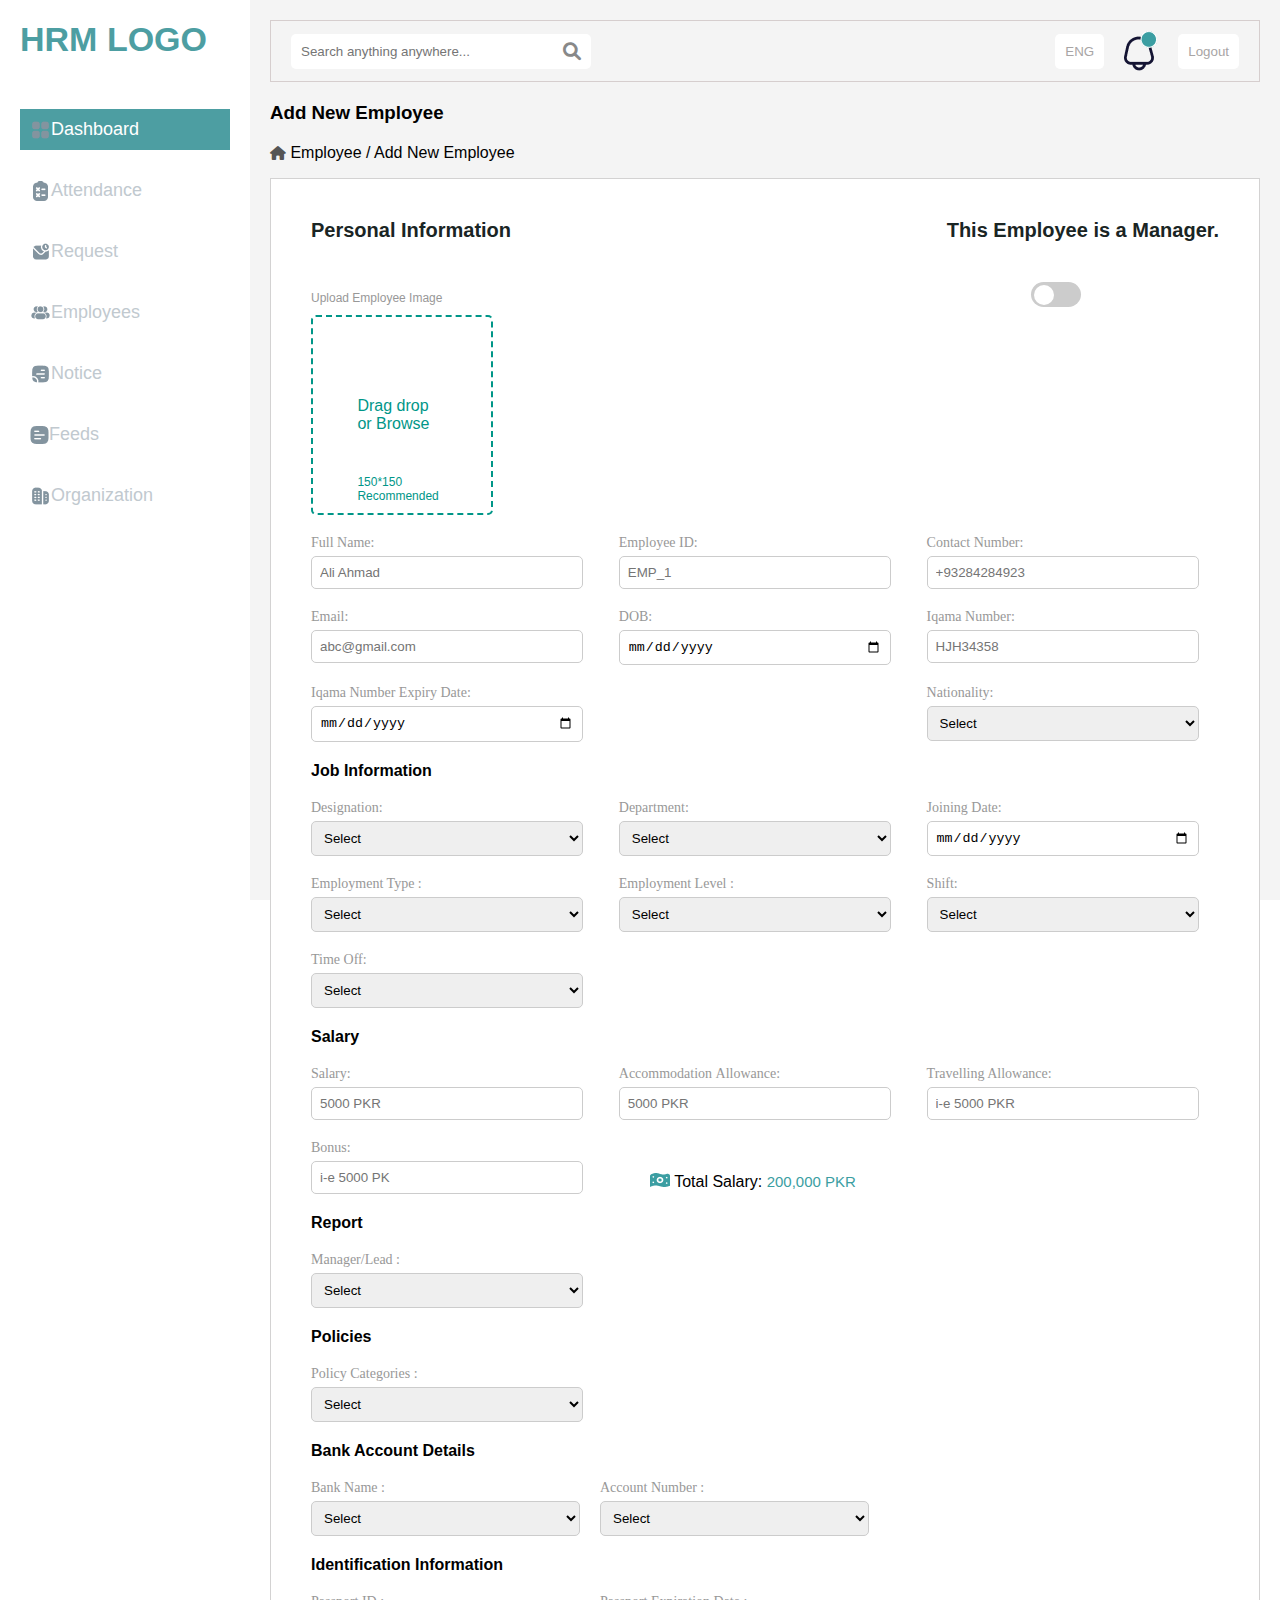
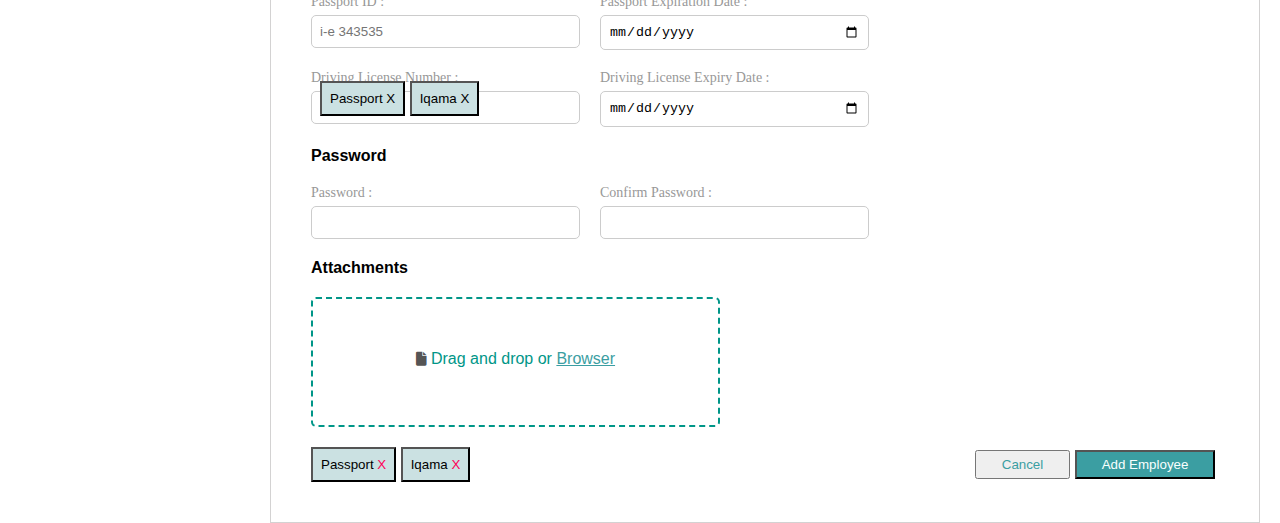
<file: pages/addemployee.html>
<!DOCTYPE html>
<html lang="en">

<head>
    <meta charset="UTF-8">
    <meta name="viewport" content="width=device-width, initial-scale=1.0">
    <meta name="robots" content="index, follow">
    <meta name="keywords" content="SEO, web development, HTML, meta tags">
    <meta http-equiv="refresh" content="">
    <meta property="og:title" content="Page Title">
    <meta property="og:description" content="A description of the page for social media">
    <meta property="og:image" content="https://example.com/image.jpg">
    <meta property="og:url" content="https://www.example.com/page">
    <link href="https://cdnjs.cloudflare.com/ajax/libs/font-awesome/6.0.0-beta3/css/all.min.css" rel="stylesheet">
    <link rel="stylesheet" href="../style.css">
    <title>Add New Employee</title>


</head>

<body>
    <div class="container">
        <div class="sidebar">
            <h2>HRM LOGO</h2>
            <ul>
                <li style="background-color: #4d9ea2;color: #fff;"><a style="color: #fff;" href="../index.html"><img src="../assets/Component4.png"> Dashboard</a></li>
                <li><a href="#"><img src="../assets/Component6.png"> Attendance</a></li>
                <li><a href="#"><img src="../assets/Component5.png"> Request</a></li>
                <li><a href="employee.html"><img src="../assets/Component2.png"> Employees</a></li>
                <li><a href="#"><img src="../assets/Component1.png"> Notice</a></li>
                <li><a href="#"><img src="../assets/Chart.png"> Feeds</a></li>
                <li><a href="#"><img src="../assets/Component 3.png">  Organization</a></li>
            </ul>
        </div>

        <div class="main-content">
            <div class="navbar">
                <div class="search-bar">
                    <input type="text" placeholder="Search anything anywhere...">
                    <i class="fas fa-search"></i>
                </div>
                <div class="navbar-right">
                    <button style="background-color: #FFFFFF;color:#a8a5a5;" class="localization-btn">ENG</button>
                    <img style="margin-left: 20px;" src="../assets/Group 164104.png">
                    <button style="background-color: #FFFFFF;color:#a8a5a5;" class="logout-btn">Logout</button>
                </div>
            </div>

            <h3>Add New Employee</h3>

            <!-- Sections -->
            <div class="section">

                <div class="breadcreams">

                    <li class="fas fa-home"></li> Employee / Add New Employee






                </div>

                <!-- end breadcreams  -->












            </div>

            <!-- end section  -->

            <div class="table-container">

                <div class="header-row">
                    <h2 style="color: #1A2524;">Personal Information</h2>
                    <div class="filters">

                        <h2 style="color: #1A2524;">This Employee is a Manager.</h2>
                    </div>
                    
                </div>

                <div class="toggle-container">
                    <input type="checkbox" id="toggle-checkbox" class="toggle-checkbox">
                    <label for="toggle-checkbox" class="toggle-label">
                      <span class="toggle-inner"></span>
                    </label>
                  </div>

                <!-- input field start -->
<p style="color: #989898;font-size: 12px;margin-bottom: 10px;">Upload Employee Image</p>
                <!-- <div class="upload-container"> -->
                    <div class="upload-box">
                      <label for="file-input">
                        <div class="upload-text">Drag drop or Browse</div>
                        <div class="upload-size">150*150 Recommended</div>
                      </label>
                      <input type="file" id="file-input" accept="image/*" style="display: none;">
                    </div>
                  <!-- </div> -->

                <!-- input end  -->


                <form>
                    <div class="form-row">
                        <div class="form-group">
                            <label for="full-name">Full Name:</label>
                            <input type="text" id="full-name" placeholder="Ali Ahmad">
                        </div>
                        <div class="form-group">
                            <label for="employee-id">Employee ID:</label>
                            <input type="text" id="employee-id" placeholder="EMP_1">
                        </div>
                        <div class="form-group">
                            <label for="contact-number">Contact Number:</label>
                            <input type="tel" id="contact-number" placeholder="+93284284923">
                        </div>
                    </div>
                    <div class="form-row">
                        <div class="form-group">
                            <label for="email">Email:</label>
                            <input type="email" id="email" placeholder="abc@gmail.com">
                        </div>
                        <div class="form-group">
                            <label for="dob">DOB:</label>
                            <input type="date" id="dob">
                        </div>
                        <div class="form-group">
                            <label for="iqama-number">Iqama Number:</label>
                            <input type="text" id="iqama-number" placeholder="HJH34358">
                            <!-- <i class="fa fa-calendar"></i> -->
                        </div>
                    </div>
                    <div class="form-row">
                        <div class="form-group">
                            <label for="iqama-expiry">Iqama Number Expiry Date:</label>
                            <input type="date" id="iqama-expiry">
                            <!-- <i class="fa fa-calendar"></i> -->
                        </div>
                        <div class="form-group">
                            <label for="nationality">Nationality:</label>
                            <select id="nationality">
                                <option value="">Select</option>
                                </select>
                        </div>
                    </div>

<!-- // form 2 -->
                    <div class="form-two">
                        <h4>Job Information</h4>
                        <div class="form-row">
                            <div class="form-group">
                                <label for="full-name">Designation:</label>
                                <select id="nationality">
                                    <option value="">Select</option>
                                    </select>
                            </div>
                            <div class="form-group">
                                <label for="employee-id">Department:</label>
                                <select id="nationality">
                                    <option value="">Select</option>
                                    </select>
                            </div>
                            <div class="form-group">
                                <label for="contact-number">Joining Date:</label>
                                <input type="date" id="contact-number" placeholder="+93284284923">
                            </div>
                        </div>
                        <div class="form-row">
                            <div class="form-group">
                                <label for="email">Employment Type :</label>
                                <select id="nationality">
                                    <option value="">Select</option>
                                    </select>
                            </div>
                            <div class="form-group">
                                <label for="dob">Employment Level :</label>
                                <select id="nationality">
                                    <option value="">Select</option>
                                    </select>
                            </div>
                            <div class="form-group">
                                <label for="iqama-number">Shift:</label>
                                <select id="nationality">
                                    <option value="">Select</option>
                                    </select>
                            </div>
                        </div>
                        <div class="form-row">
                            <div class="form-group">
                                <label for="iqama-expiry">Time Off:</label>
                                <select id="nationality">
                                    <option value="">Select</option>
                                    </select>
                            </div>
                            
                        </div>
                    </div>


                    <div class="form-third">
                        <h4>Salary</h4>
                        <div class="form-row">
                            <div class="form-group">
                                <label for="full-name">Salary:</label>
                                <input type="text" id="full-name" placeholder="5000 PKR">
                            </div>
                            <div class="form-group">
                                <label for="employee-id">Accommodation Allowance:</label>
                                <input type="text" id="employee-id" placeholder="5000 PKR">
                            </div>
                            <div class="form-group">
                                <label for="contact-number">Travelling Allowance:</label>
                                <input type="tel" id="contact-number" placeholder="i-e 5000 PKR">
                            </div>
                        </div>
                        <div class="form-row">
                            <div class="form-group">
                                <label for="email">Bonus:</label>
                                <input type="email" id="email" placeholder="i-e 5000 PK">
                            </div>

                            <div class="dollar">

                               <img src="../Vector.png"> Total Salary: <span style="color: #3B9EA2;font-size: 15px;">  200,000 PKR</span>

                            </div>
                            
                            
                           
                        </div>
                        
                    </div>



                      <div class="form-forth">
                        <h4>Report</h4>
                        <div class="form-row">
                            <div class="form-group">
                                <label for="full-name">Manager/Lead :</label>
                                <select id="nationality">
                                    <option value="">Select</option>
                                    </select>
                            </div>
                           
                        </div>
                        
                        
                    </div>


                    <div class="form-five">
                        <h4>Policies</h4>
                        <div class="form-row">
                            <div class="form-group">
                                <label for="full-name">Policy Categories :</label>
                                <select id="nationality">
                                    <option value="">Select</option>
                                    
                                    </select>
                                    <div class="btn-policy">

                                        <button class="btn-pass">Passport  <span class="policy-corss">X</span></button>
                                        <button class="btn-pass">Iqama <span class="policy-corss">X</span></button>
                    
                                    </div>
                            </div>
                           
                        </div>
                        
                        
                    </div>


                    <div class="form-six">
                        <h4>Bank Account Details</h4>
                        <div class="form-row">
                            <div class="form-group">
                                <label for="full-name">Bank Name :</label>
                                <select id="nationality">
                                    <option value="">Select</option>
                                    </select>
                            </div>


                            <div style="margin-right: 350px;" class="form-group">
                                <label for="full-name">Account Number :</label>
                                <select id="nationality">
                                    <option value="">Select</option>
                                    </select>
                            </div>
                           
                        </div>


                       
                        
                    </div>


                    <div class="form-six">
                        <h4>Identification Information</h4>
                        <div class="form-row">
                            <div class="form-group">
                                <label for="full-name">Passport ID :</label>
                                <input type="number" id="email" placeholder="i-e 343535">
                            </div>


                            <div style="margin-right: 350px;" class="form-group">
                                <label for="full-name">Passport Expiration Date :</label>
                                <input type="date" id="email" placeholder="i-e 5000 PK">
                            </div>
                           
                        </div>

                       
                        <div class="form-row">
                            <div class="form-group">
                                <label for="full-name">Driving License Number :</label>
                                <input type="text" id="email" placeholder="i-e 343535">
                            </div>


                            <div style="margin-right: 350px;" class="form-group">
                                <label for="full-name">Driving License Expiry Date :</label>
                                <input type="date" id="email" placeholder="i-e 5000 PK">
                            </div>
                           
                        </div>


                       
                        
                    </div>

                    <div class="form-six">
                        <h4>Password</h4>
                        <div class="form-row">
                            <div class="form-group">
                                <label for="full-name">Password :</label>
                                <input type="password" id="email" placeholder="">
                            </div>


                            <div style="margin-right: 350px;" class="form-group">
                                <label for="full-name">Confirm Password :</label>
                                <input type="password" id="email" placeholder="">
                            </div>
                           
                        </div>


                       
                        
                    </div>


<div class="form-seven">

                        <h4>Attachments</h4>

  <!-- input field start -->
<!-- <p style="color: #989898;font-size: 12px;margin-bottom: 10px;">Upload Employee Image</p> -->
                <!-- <div class="upload-container"> -->
                    <div class="attch-upload-box">
                      <label for="file-input">
                        <div class="attach-upload-text"><li class="fas fa-file"></li> Drag and drop or <a style="color: #3B9EA2;" href="">Browser</a></div>
                        <!-- <div class="upload-size">150*150 Recommended</div> -->
                      </label>
                      <input type="file" id="file-input" accept="image/*" style="display: none;">
                    </div>
                  <!-- </div> -->

                <!-- input end  -->

                <div class="btn-atch">

                    <button  class="btn-pass">Passport  <span class="corss">X</span></button>
                    <button class="btn-pass">Iqama <span class="corss">X</span></button>

                    
                        <button style="margin-left: 500px;padding: 5px 25px;color: #3B9EA2;" class="sub-btn">Cancel</button>
                        <button style="padding: 5px 25px;background-color: #3B9EA2;color: #F8FFFE;" class="sub-btn">Add Employee</button>


                    
                </div>

                


</div>
                    <!-- form end  -->
                </form>
            </div>








            <!-- // -->
        </div>
    </div>
</body>




</html>
</file>
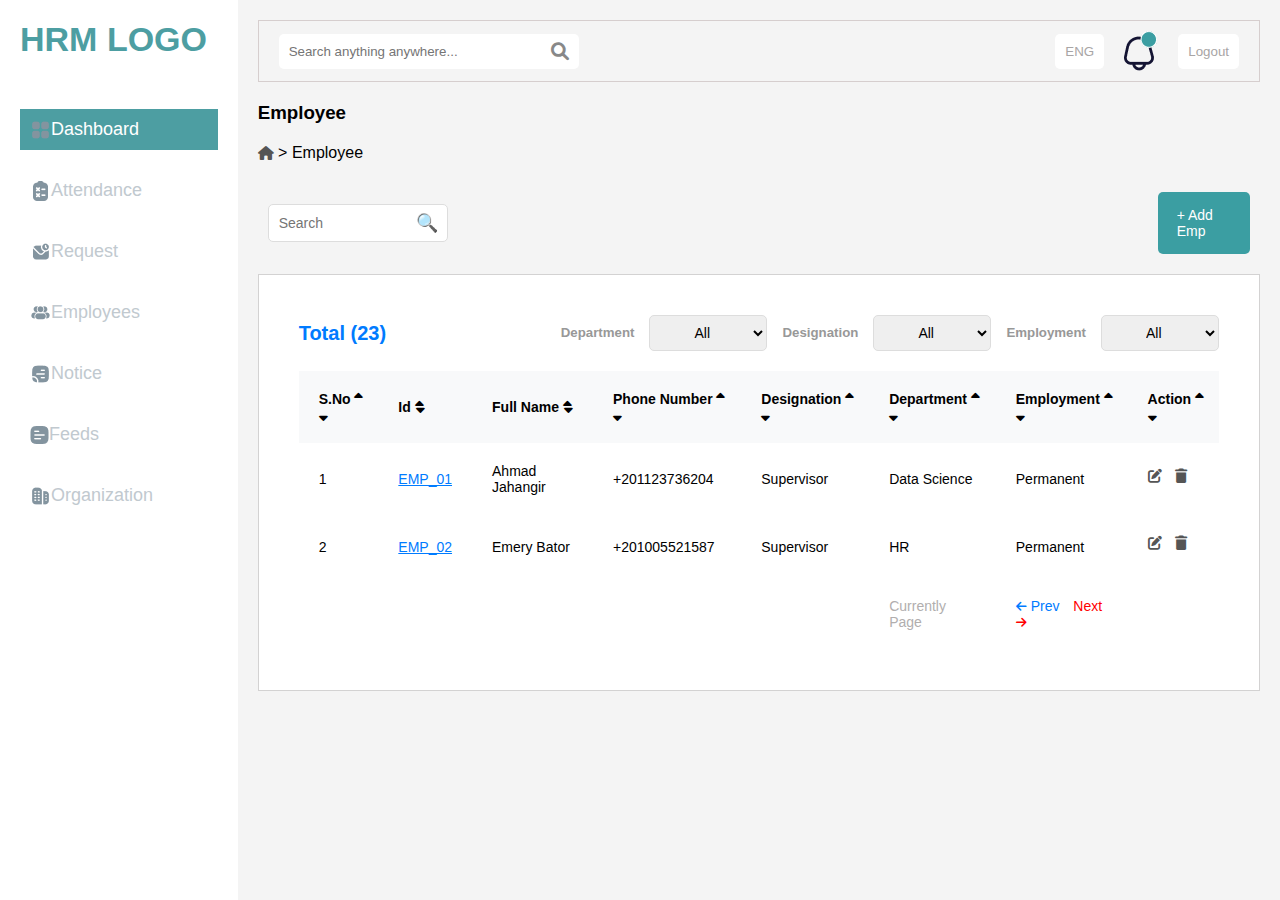
<file: pages/employee.html>
<!DOCTYPE html>
<html lang="en">

<head>
    <meta charset="UTF-8">
    <meta name="viewport" content="width=device-width, initial-scale=1.0">
    <meta name="robots" content="index, follow">
    <meta name="keywords" content="SEO, web development, HTML, meta tags">
    <meta http-equiv="refresh" content="">
    <meta property="og:title" content="Page Title">
    <meta property="og:description" content="A description of the page for social media">
    <meta property="og:image" content="https://example.com/image.jpg">
    <meta property="og:url" content="https://www.example.com/page">
    <link href="https://cdnjs.cloudflare.com/ajax/libs/font-awesome/6.0.0-beta3/css/all.min.css" rel="stylesheet">
    <link rel="stylesheet" href="../style.css">
    <title>Employee</title>

</head>

<body>
    <div class="container">
        <div class="sidebar">
            <h2>HRM LOGO</h2>
            <ul>
                <li style="background-color: #4d9ea2;color: #fff;"><a style="color: #fff;" href="../index.html"><img src="../assets/Component4.png"> Dashboard</a></li>
                <li><a href="#"><img src="../assets/Component6.png"> Attendance</a></li>
                <li><a href="#"><img src="../assets/Component5.png"> Request</a></li>
                <li><a href="employee.html"><img src="../assets/Component2.png"> Employees</a></li>
                <li><a href="#"><img src="../assets/Component1.png"> Notice</a></li>
                <li><a href="#"><img src="../assets/Chart.png"> Feeds</a></li>
                <li><a href="#"><img src="../assets/Component 3.png">  Organization</a></li>
            </ul>
        </div>

        <div class="main-content">
            <div class="navbar">
                <div class="search-bar">
                    <input type="text" placeholder="Search anything anywhere...">
                    <i class="fas fa-search"></i>
                </div>
                <div class="navbar-right">
                    <button style="background-color: #FFFFFF;color:#a8a5a5;" class="localization-btn">ENG</button>
                    <img style="margin-left: 20px;" src="../assets/Group 164104.png">
                    <button style="background-color: #FFFFFF;color:#a8a5a5;" class="logout-btn">Logout</button>
                </div>
            </div>

            <h3>Employee</h3>

            <!-- Sections -->
            <div class="section">

                <div class="breadcreams">

                    <li class="fas fa-home"></li> > Employee


                    <!-- sarch and add  -->

                    <div class="employee-search">
                        <div class="search-container">
                            <input type="text" placeholder="Search">
                            <span class="search-icon">&#128269;</span>
                        </div>
                        <a href="addemployee.html" class="add-employee">+ Add Emp</a>
                    </div>

                    <!-- end search  -->



                </div>

                <!-- end breadcreams  -->












            </div>

            <!-- end section  -->

            <div class="table-container">
                <div class="header-row">
                    <h2>Total (23)</h2>
                    <div class="filters">
                        <h5 class="tab-filter">Department</h5>

                        <select class="table-select">

                            <!-- <option>Department</option> -->
                            <option>All</option>
                        </select>
                        <h5 class="tab-filter">Designation</h5>
                        <select class="table-select">
                            <!-- <option>Designation</option> -->
                            <option>All</option>
                        </select>
                        <h5 class="tab-filter">Employment</h5>

                        <select class="table-select">
                            <!-- <option>Employment</option> -->
                            <option>All</option>
                        </select>
                    </div>
                </div>
                <table>
                    <thead>
                        <tr>
                            <th>S.No <i class="fas fa-sort-up" style="margin-right: -12px;"></i>
                                <i class="fas fa-sort-down"></i>
                            </th>
                            <th>Id <i class="fas fa-sort-up" style="margin-right: -12px;"></i>
                                <i class="fas fa-sort-down"></i>
                            </th>
                            <th>Full Name <i class="fas fa-sort-up" style="margin-right: -12px;"></i>
                                <i class="fas fa-sort-down"></i>
                            </th>
                            <th>Phone Number <i class="fas fa-sort-up" style="margin-right: -12px;"></i>
                                <i class="fas fa-sort-down"></i>
                            </th>
                            <th>Designation <i class="fas fa-sort-up" style="margin-right: -12px;"></i>
                                <i class="fas fa-sort-down"></i>
                            </th>
                            <th>Department <i class="fas fa-sort-up" style="margin-right: -12px;"></i>
                                <i class="fas fa-sort-down"></i>
                            </th>
                            <th>Employment <i class="fas fa-sort-up" style="margin-right: -12px;"></i>
                                <i class="fas fa-sort-down"></i>
                            </th>
                            <th>Action <i class="fas fa-sort-up" style="margin-right: -12px;"></i>
                                <i class="fas fa-sort-down"></i>
                            </th>
                        </tr>
                    </thead>
                    <tbody>
                        <tr>
                            <td>1</td>
                            <td><a style="text-decoration: underline;" href="employeeview.html">EMP_01</a></td>
                            <td>Ahmad Jahangir</td>
                            <td>+201123736204</td>
                            <td>Supervisor</td>
                            <td>Data Science</td>
                            <td>Permanent</td>
                            <td>
                                <a href="#" class="edit">
                                    <li class="fas fa-edit"></li>
                                </a>
                                <a href="#" class="delete">
                                    <li class="fas fa-trash"></li>
                                </a>
                            </td>
                        </tr>
                        <tr>
                            <td>2</td>
                            <td><a style="text-decoration: underline;" href="employeeview.html">EMP_02</a></td>
                            <td>Emery Bator</td>
                            <td>+201005521587</td>
                            <td>Supervisor</td>
                            <td>HR</td>
                            <td>Permanent</td>
                            <td>
                                <a href="#" class="edit">
                                    <li class="fas fa-edit"></li>
                                </a>
                                <a href="#" class="delete">
                                    <li class="fas fa-trash"></li>
                                </a>
                            </td>
                        </tr>
                        <!-- Add more rows as needed -->

                        <tr>

                            <td colspan="5"></td>
                            <td style="color: #b1aeae;">Currently Page</td>
                            <td>
                                <a href="#" class="edit"><i style="font-size: 12px;" class="fas fa-arrow-left"></i>
                                    Prev</a>
                                <a href="#" class="delete"></i>
                                    Next<i style="font-size: 12px;" class="fas fa-arrow-right"></i>
                                </a>
                            </td>
                        </tr>
                        <!-- Add more rows as needed -->
                    </tbody>





                </table>



            </div>








            <!-- // -->
        </div>
    </div>
</body>




</html>
</file>
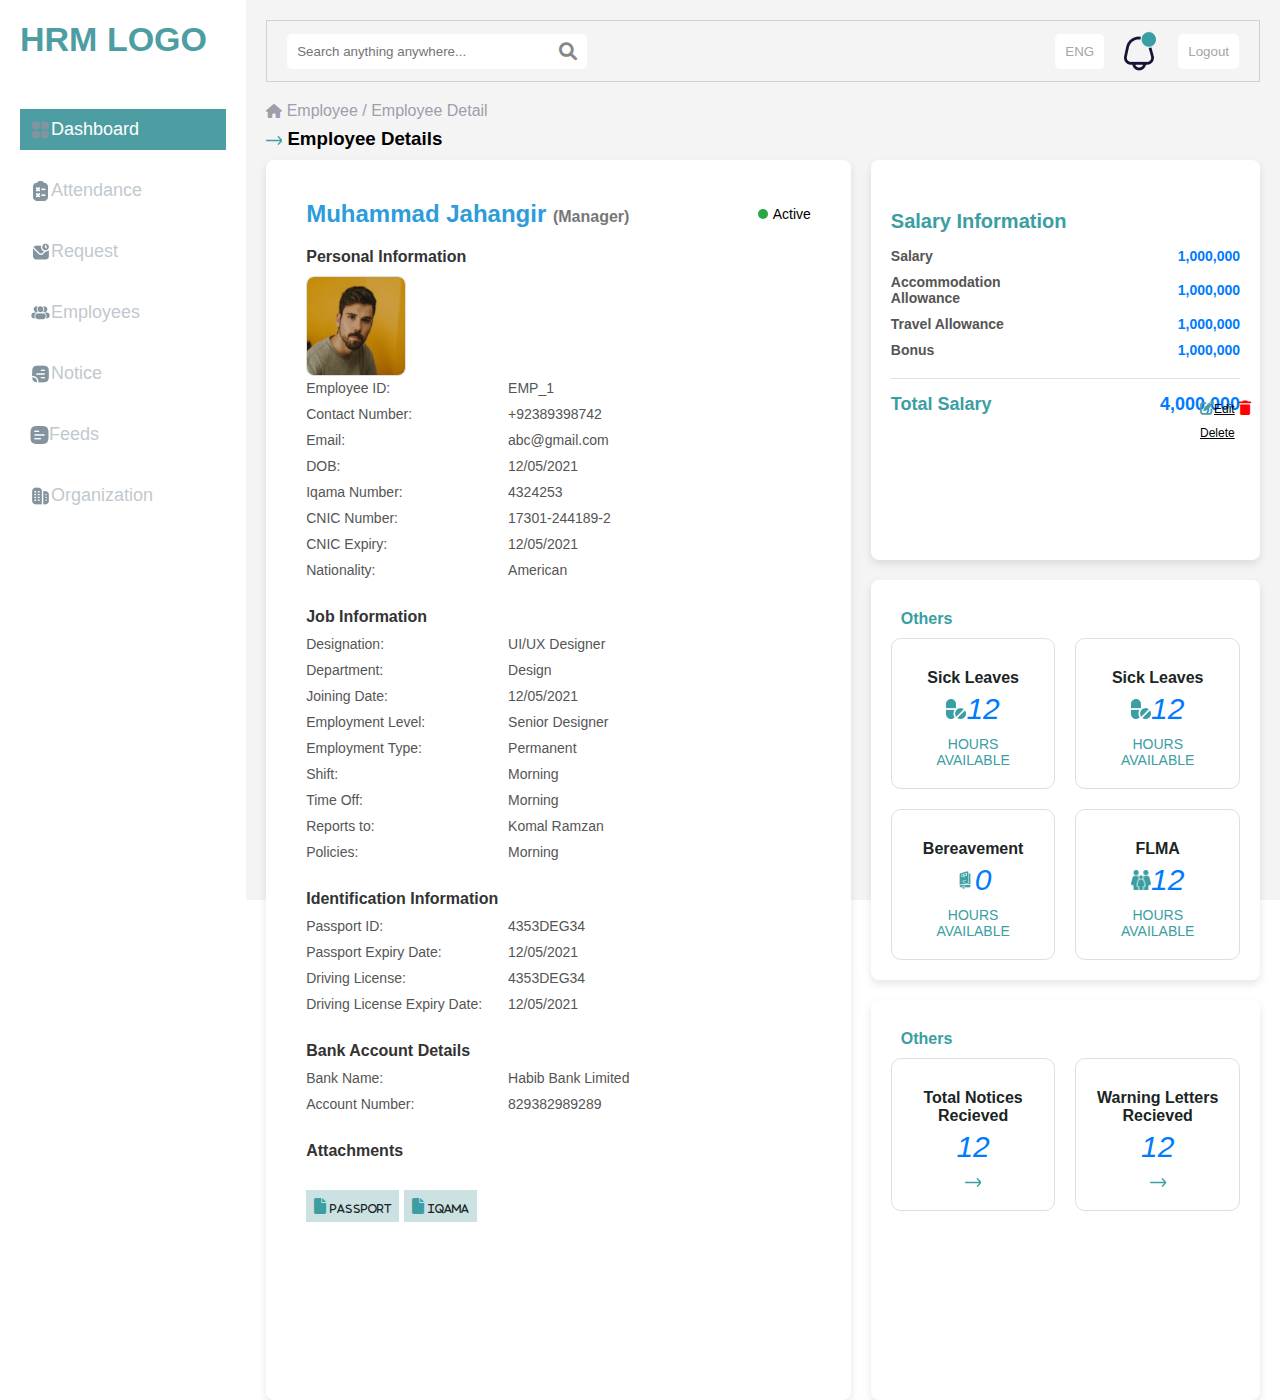
<file: pages/employeeview.html>
<!DOCTYPE html>
<html lang="en">

<head>
    <meta charset="UTF-8">
    <meta name="viewport" content="width=device-width, initial-scale=1.0">
    <meta name="robots" content="index, follow">
    <meta name="keywords" content="SEO, web development, HTML, meta tags">
    <meta http-equiv="refresh" content="">
    <meta property="og:title" content="Page Title">
    <meta property="og:description" content="A description of the page for social media">
    <meta property="og:image" content="https://example.com/image.jpg">
    <meta property="og:url" content="https://www.example.com/page">
    <link href="https://cdnjs.cloudflare.com/ajax/libs/font-awesome/6.0.0-beta3/css/all.min.css" rel="stylesheet">
    <link rel="stylesheet" href="../style.css">
    <title>Add New Employee</title>


</head>

<body>
    <div class="container">
        <div class="sidebar">
            <h2>HRM LOGO</h2>
            <ul>
                <li style="background-color: #4d9ea2;color: #fff;"><a style="color: #fff;" href="../index.html"><img src="../assets/Component4.png"> Dashboard</a></li>
                <li><a href="#"><img src="../assets/Component6.png"> Attendance</a></li>
                <li><a href="#"><img src="../assets/Component5.png"> Request</a></li>
                <li><a href="employee.html"><img src="../assets/Component2.png"> Employees</a></li>
                <li><a href="#"><img src="../assets/Component1.png"> Notice</a></li>
                <li><a href="#"><img src="../assets/Chart.png"> Feeds</a></li>
                <li><a href="#"><img src="../assets/Component 3.png">  Organization</a></li>
            </ul>
        </div>

        <div class="main-content">
            <div class="navbar">
                <div class="search-bar">
                    <input type="text" placeholder="Search anything anywhere...">
                    <i class="fas fa-search"></i>
                </div>
                <div class="navbar-right">
                    <button style="background-color: #FFFFFF;color:#a8a5a5;" class="localization-btn">ENG</button>
                   <img style="margin-left: 20px;" src="../assets/Group 164104.png">
                    <button style="background-color: #FFFFFF;color:#a8a5a5;" class="logout-btn">Logout</button>
                </div>
            </div>

           

            <!-- Sections -->
            <div class="section">

                <div class="breadcreams">

                    <li style="margin-bottom: 10px;color: #9E9EAC;" class="fas fa-home"></li><span style="color: #9E9EAC;"> Employee / Employee Detail</span> 

                    <h3 style="margin-bottom: 10px;"><img src="../assets/arrow-left.png"> Employee Details</h3>
                <div class="emp-btn">
                    <li style="color: #4d9ea2;" class="fas fa-edit"></li><span style="font-size: 12px;text-decoration: underline;" >Edit</span>
                   
                    <li style="color:red;" class="fas fa-trash"></li><span style="font-size: 12px;text-decoration: underline;" >Delete</span>


                </div>

                </div>

                


            </div>

            <!-- end section  -->

            <div class="container-view">
                <div class="left-section">
                  <!-- <h2>Left Section</h2> -->
                  <div class="profile-container">
                    <div class="header">
                      <h2>Muhammad Jahangir <span class="role">(Manager)</span></h2>
                      <span class="status">
                        <span class="status-dot"></span> Active
                      </span>
                    </div>
                    <div class="personal-info">
                        <h3>Personal Information</h3>
                        <div class="info">
                          <img src="../assets/pic1.png" alt="Employee Photo" class="profile-picture">
                          <ul class="employee-detail">
                            <li>Employee ID:<span>EMP_1</span></li>
                            <li>Contact Number: <span>+92389398742</span></li>
                            <li>Email: <span>abc@gmail.com</span></li>
                            <li>DOB:<span>12/05/2021</span></li>
                            <li>Iqama Number:<span>4324253</span></li>
                            <li>CNIC Number: <span>17301-244189-2</span></li>
                            <li>CNIC Expiry:<span>12/05/2021</span></li>
                            <li>Nationality: <span>American</span></li>
                          </ul>
                        </div>
                      </div>
                      
                      <div class="job-info">
                        <h3>Job Information</h3>
                        <ul class="employee-detail">
                          <li>Designation: <span>UI/UX Designer</span></li>
                          <li>Department: <span>Design</span></li>
                          <li>Joining Date:<span>12/05/2021</span></li>
                          <li>Employment Level: <span>Senior Designer</span></li>
                          <li>Employment Type:<span>Permanent</span></li>
                          <li>Shift: <span>Morning</span></li>
                          <li>Time Off:<span>Morning</span></li>
                          <li>Reports to: <span>Komal Ramzan</span></li>
                          <li>Policies: <span>Morning</span></li>

                        </ul>
                      </div>


                      <div class="job-info">
                        <h3>Identification Information</h3>
                        <ul class="employee-detail">
                          <li>Passport ID:<span>4353DEG34</span></li>
                          <li>Passport Expiry Date:<span>12/05/2021</span></li>
                          <li>Driving License: <span>4353DEG34</span></li>
                          <li>Driving License Expiry Date: <span>12/05/2021</span></li>
                  
                        </ul>
                      </div>

                      <div class="job-info">
                        <h3>Bank Account Details</h3>
                        <ul class="employee-detail">
                          <li>Bank Name:<span>Habib Bank Limited</span></li>
                          <li>Account Number: <span>829382989289</span></li>
                      
                        </ul>
                      </div>

                      <div class="job-info">
                        <h3>Attachments</h3>
                        <ul class="employee-detail">
                          
                          
                      
                        </ul>
                      </div>

                      <div class="">

                        <i style="color: #3B9EA2;" class="btn-pass fas fa-file">  <span style="font-size: 10px;color: #1A2524;">Passport</span></i>
                        <i style="color: #3B9EA2;" class="btn-pass fas fa-file">  <span style="font-size: 10px;color: #1A2524;">Iqama</span></i>


                        
    
                    </div>
                      
                  </div>
                </div>
                <div class="right-section">
                    <div class="box">
                        <div style="margin-top: 30px;" class="box-align">
                        <h2 style="color: #3B9EA2;">Salary Information</h2>
                        <ul>
                          <li>
                            <span class="label">Salary</span>
                            <span class="value">1,000,000</span>
                          </li>
                          <li>
                            <span class="label">Accommodation Allowance</span>
                            <span class="value">1,000,000</span>
                          </li>
                          <li>
                            <span class="label">Travel Allowance</span>
                            <span class="value">1,000,000</span>
                          </li>
                          <li>
                            <span class="label">Bonus</span>
                            <span class="value">1,000,000</span>
                          </li>
                        </ul>
                        <div class="total-salary">
                          <span style="color: #3B9EA2;" class="label">Total Salary</span>
                          <span class="value">4,000,000</span>
                        </div>
                    </div>
                      </div>
                      
                      
                      <div class="box">
                        <h4 style="color: #3B9EA2;padding: 10px;">Others</h4>
                        <div class="inner-box">
                            
                          <div class="rectangle">
                            <h3>Sick Leaves</h3>

                            <i class="icon"><img width="20" height="20" src="../assets/med.png"><span style="font-size: 30px
                                ;">12</span></i>
                            <p>HOURS AVAILABLE</p>
                          </div>
                          <div class="rectangle">
                            <h3>Sick Leaves</h3>

                            <i class="icon"><img width="20" height="20" src="../assets/med.png"><span style="font-size: 30px
                                ;">12</span></i>
                            <p>HOURS AVAILABLE</p>
                          </div>
                          <div class="rectangle">
                            <h3>Bereavement</h3>

                            <i class="icon"><img width="20" height="20" src="../assets/candles.png"><span style="font-size: 30px
                                ;">0</span></i>
                            <p>HOURS AVAILABLE</p>
                          </div>
                          <div class="rectangle">
                            <h3>FLMA</h3>

                            <i class="icon"><img width="20" height="20" src="../assets/family.png"><span style="font-size: 30px
                                ;">12</span></i>
                            <p>HOURS AVAILABLE</p>
                          </div>
                        </div>
                      </div>
                      
                      <div class="box">
                        <h4 style="color: #3B9EA2;padding: 10px;">Others</h4>
                        <div class="inner-box">
                            
                          
                          
                          <div class="rectangle">
                            <h3>Total Notices Recieved</h3>

                            <i class="icon"><span style="font-size: 30px
                                ;">12</span></i>
                           <p><img src="../assets/arrow-left.png"></p>
                          </div>
                          <div class="rectangle">
                            <h3>Warning Letters Recieved</h3>

                            <i class="icon"><span style="font-size: 30px
                                ;">12</span></i>
                            <p><img src="../assets/arrow-left.png"></p>
                          </div>
                        </div>
                      </div>
                </div>
              </div>








            <!-- // -->
        </div>
    </div>
</body>




</html>
</file>
<file: style.css>
* {
  margin: 0;
  padding: 0;
  box-sizing: border-box;
}

body {
  font-family: Arial, sans-serif;
  display: flex;
  height: 100vh;
}

.container {
  display: flex;
  width: 100%;
}

.sidebar {
  width: 250px;
  background-color: #FFFFFF;
  color: #4d9ea2;
  padding: 20px;
  height: 100vh;
  display: flex;
  flex-direction: column;
}

.sidebar h2 {
  margin-bottom: 30px;
  font-size: 34px;

  color: #4d9ea2;
  font-weight: bold;
}

.sidebar ul {
  list-style-type: none;
  
  padding: 0;
}

.sidebar ul li {
  margin: 20px 0;
  display: flex;
  align-items: center;
  transition: background-color 0.3s ease;
}

.sidebar ul li:hover {
  background-color: #4d9ea2;
  padding-left: 10px;
  border-radius: 5px;
}

.sidebar ul li a {
  color: #c1c9cf;
  text-decoration: none;
  font-size: 18px;
  display: flex;
  align-items: center;
  transition: color 0.3s ease;
  padding: 10px;
  width: 100%;
}

.sidebar ul li a:hover {
  color: #fff;
}

.sidebar ul li i {
  margin-right: 10px;
  font-size: 20px;
}

.main-content {
  flex-grow: 1;
  background-color: #f4f4f4;
  padding: 20px;
}

.navbar {
  display: flex;
  justify-content: space-between;
  align-items: center;
  background-color: #f4f4f4;
  padding: 10px 20px;
  margin-bottom: 20px;
  border: 1px solid rgb(214, 206, 206);
}

.search-bar {
  position: relative;
  width: 300px;

}

.search-bar input {
  padding: 10px;
  border: none;
  border-radius: 5px;
  width: 100%;
  padding-right: 30px;
  box-sizing: border-box;
}

.search-bar i {
  position: absolute;
  right: 10px;
  top: 50%;
  transform: translateY(-50%);
  font-size: 18px;
  color: #888;
}

.navbar-right {
  display: flex;
  align-items: center;
}

.navbar-right button,
.navbar-right i {
  margin-left: 20px;
  background-color: #3498db;
  color: white;
  border: none;
  padding: 10px;
  border-radius: 5px;
  cursor: pointer;
  transition: background-color 0.3s ease;
}

.navbar-right button:hover,
.navbar-right i:hover {
  background-color: #3B9EA2;
}

.bell-icon {
  font-size: 24px;
}



/* Sections */
.section {
  display: flex;
  justify-content: space-between;
  gap: 20px;
  margin-top: 20px;
}


.sub-section {
  flex: 1;
  background-color: #ffffff;
  border-radius: 8px;
  padding: 20px;
  box-shadow: 0 4px 6px rgba(0, 0, 0, 0.1);
}

.pro {
  margin-top: 30px;
  font-size: 20px;
}

.pro li {
  padding: 5px 10px;
  
}

.pro li::marker {
  color: #3498db;
  
}

.sub-section ol {
  list-style-type: disc;
 
  padding: 0;
}

.sub-section ul li {
  margin: 10px 0;
  display: flex;
  align-items: center;
}

.sub-section ul li i {
  margin-right: 10px;
  font-size: 20px;
}

/* Profile Section */
.profile {
  flex: 1;
  background-color: #ffffff;
  border-radius: 8px;
  padding: 15px;
  box-shadow: 0 4px 6px rgba(0, 0, 0, 0.1);
  display: flex;
  align-items: center;
}

.profile img {
  width: 50px;
  height: 50px;
  border-radius: 50%;
  margin-right: 15px;
}

.profile-info {
  flex-grow: 1;
  padding: 10px;
}

.profile-info h3 {
  margin: 0;
  font-size: 18px;
}

.profile-info p {
  font-size: 14px;
  color: #888;
}

.profile-icons i {
  margin-left: 10px;
  font-size: 18px;
  color: #989898;
  cursor: pointer;
  transition: color 0.3s ease;
}

.profile-icons i:hover {
  color: #3B9EA2;
}

.image-profile {
  border-radius: 25px 25px;
}

.third-section {

  font-size: 38px;
  margin-top: 50px;
  margin-left: 120px;
  color: #3B9EA2;

  text-align: center;
}

.profile-info-birth {
  font-size: 18px;
  color: #3B9EA2;
}

.third-section-text {
  text-align: center;
  display: flex;
  justify-content: center;

}

.localization-btn {
  padding: 5px;
}




.department {
  margin-top: 25px;
}

.department-info {
  display: flex;
  justify-content: space-between;
  margin-bottom: 5px;
  font-size: 14px;
  color: #555;
}

.progress-bar {
  background-color: #f1f1f1;
  border-radius: 8px;
  overflow: hidden;
  height: 15px;
}

.progress {
  height: 100%;
  background-color: #3B9EA2;
  width: 0%;
  
  transition: width 0.4s ease;
}

/* employee css */

.employee-search {
  display: flex;
  justify-content: space-between;
  align-items: center;
  padding: 10px;
  /* border: 1px solid #ddd; */
  border-radius: 5px;
  /* background-color: #f9f9f9; */
  margin-top: 14px;
}

.search-container {
  position: relative;
  flex-grow: 1; 
  max-width: 60%; 
}

.search-container input {
  width: 100%;
  padding: 10px 35px 10px 10px;
  border: 1px solid #ddd;
  border-radius: 5px;
  font-size: 14px;
}

.search-container .search-icon {
  position: absolute;
  right: 10px;
  top: 50%;
  transform: translateY(-50%);
  font-size: 18px;
  color: #888;
}

.add-employee {
  padding: 15px 19px;
  background-color: #3B9EA2;
  color: white;
  border: none;
  border-radius: 5px;
  cursor: pointer;
  font-size: 14px;
  margin-left: 710px;
  text-decoration: none;
}



.add-employee:hover {
  background-color: #3B9EA2;
}


.table-container {
  width: 100%;
  margin: 10px auto;
  background-color: #ffffff;
  padding: 40px ;
  border: 1px solid #d3d2d2;
}

.tab-filter{
  margin-top: 10px;
  color: #989898;
}

.header-row {
  display: flex;
  align-items: center;
  justify-content: space-between;
  margin-bottom: 20px;
}

.header-row h2 {
  margin: 0;
  font-size: 20px;
  color: #007bff;
}

.filters {
  display: flex;
  gap: 15px;
}

.filters select {
  padding: 8px 40px;
  font-size: 14px;
  border: 1px solid #ddd;
  border-radius: 5px;
}

table {
  width: 100%;
  border-collapse: collapse;
  margin-top: 15px;
  font-size: 14px;
  border: none;
}

table th,
table td {
  border: 1px solid #ddd;
  padding: 20px;
  text-align: left;
  border: none;

}

table th {
  background-color: #f8f9fa;
  font-weight: bold;
}

table a {
  text-decoration: none;
  color: #007bff;
}

.edit {
  margin-right: 10px;
}

.delete {
  color: red;
}

/* add employee css  */





.upload-box {
  position: relative;
  width: 20%;
  height: 200px; 
  border: 2px dashed #009688;
  border-radius: 5px;
  cursor: pointer;
  
}

.upload-text {
  position: absolute;
  top: 50%;
  left: 50%;
  transform: translate(-50%, -50%);
  color: #009688;
  font-size: 16px;
}

.upload-size {
  position: absolute;
  bottom: 10px;
  left: 50%;
  transform: translateX(-50%);
  color: #009688;
  font-size: 12px;
}

.upload-box:hover {
  background-color: rgba(0, 150, 136, 0.1);
}


.toggle-container {
  display: inline-block;
  position: relative;
  cursor: pointer;
  padding: 0;
  margin: 0;
  border: none;
  width: 50px;
  height: 25px;
  top: 20px;
  
  left: 720px;
}

.toggle-checkbox {
  position: absolute;
  top: 0;
  left: 0;
  opacity: 0;
  width: 100%;
  height: 100%;
}

.toggle-label {
  display: block;
  position: relative;
  background-color: #ccc;
  border-radius: 25px;
  width: 100%;
  height: 100%;
  transition: background-color 0.3s ease-in-out;
}

.toggle-inner {
  position: absolute;
  top: 3px;
  left: 3px;
  width: 20px;
  height: 20px;
  border-radius: 50%;
  background-color: #fff;
  transition: transform 0.3s ease-in-out;
}

.toggle-checkbox:checked + .toggle-label {
  background-color: #007bff;
}

.toggle-checkbox:checked + .toggle-label .toggle-inner {
  transform: translateX(25px);
}


/* style.css */

.form-row {
  display: flex;
  justify-content: space-between;
  margin-bottom: 20px;
  margin-top: 20px;

}

.form-group {
  width: 30%;
  margin-right: 20px;
}

.form-group label {
  display: block;
  margin-bottom: 5px;
  /* font-weight: bold; */
  color: #989898;
  font-size: 14px;
  font-family: Cairo;
}

.form-group input, .form-group select {
  width: 100%;
  padding: 8px;
  border: 1px solid #ccc;
  border-radius: 5px;
}

.form-group i {
  position: absolute;
  right: 10px;
  top: 12px;
  font-size: 16px;
  color: #999;
  cursor: pointer;
}

.dollar{

  position: absolute;
  left: 650px;
  top: 1173px;
}





.attch-upload-box {
  position: relative;
  width: 45%;
  height: 130px;
  border: 2px dashed #009688;
  border-radius: 5px;
  cursor: pointer;
  margin-top: 20px;
  
}

.attach-upload-text{
  position: absolute;
  top: 50%;
  left: 50%;
  transform: translate(-50%, -50%);
  color: #009688;
  font-size: 16px;
}


.attch-upload-box:hover {
  background-color: rgba(0, 150, 136, 0.1);
}

.btn-atch
{
  margin-top: 20px;
}
.btn-pass
{
  padding: 8px;
  background-color: #CBE1E2;
}

.corss
{
  color: #FF0057;
}

.btn-policy{
  position: absolute;
  bottom: -816px;
  left: 320px;
  /* font-size: 10px; */
  /* margin-bottom: 50px; */
}

/* view employee  */


.container-view {
  display: flex;
  gap: 20px;
  width: 100%; 
  max-width: 1200px;
}

.left-section {
  width: 60%; 
  background-color: #ffffff;
  padding: 20px;
  border-radius: 8px;
  box-shadow: 0 4px 8px rgba(0, 0, 0, 0.1);
}

.right-section {
  width: 40%; 
  display: grid;
  grid-template-rows: repeat(3, 1fr); 
  gap: 20px;
}



.profile-container {
  width: 100%;
  max-width: 600px;
  /* background-color: #ffffff; */
  /* border: 2px solid #a389d5; */
  /* border-radius: 10px; */
  padding: 20px;
  /* box-shadow: 0 4px 8px rgba(0, 0, 0, 0.1); */
}

.header {
  display: flex;
  justify-content: space-between;
  align-items: center;
  margin-bottom: 20px;
}

.header h2 {
  font-size: 24px;
  color: #2d9cdb;
  margin: 0;
}

.header .role {
  font-size: 16px;
  color: #777;
}

.status {
  display: flex;
  align-items: center;
  font-size: 14px;
  /* color: #28a745; */
}

.status-dot {
  width: 10px;
  height: 10px;
  background-color: #28a745;
  border-radius: 50%;
  margin-right: 5px;
}

.personal-info,
.job-info {
  margin-bottom: 20px;
}

.personal-info h3,
.job-info h3 {
  font-size: 16px;
  color: #333;
  margin-bottom: 10px;
}



.profile-picture {
  width: 100px;
  height: 100px;
  border-radius: 8px;
  border: 1px solid #ddd;
}

ul {
  list-style-type: none;
  padding: 0;
  margin: 0;
}

li {
  margin-bottom: 8px;
  font-size: 14px;
  color: #555;
  /* padding: 10px 0px; */
}

.emp-detail{
  margin-left: 20px;
}



.employee-detail {
  display: flex;
  flex-direction: column; 
}

.employee-detail li {
  display: flex; 
  justify-content: space-between; 
  margin-bottom: 10px; 
}



.employee-detail li span {
  color: #555;
  width: 60%; 
}



.box {
  background-color: #ffffff;
  padding: 20px;
  border-radius: 8px;
  text-align: left; 
  box-shadow: 0 4px 8px rgba(0, 0, 0, 0.1);
}

.box h2 {
  margin-bottom: 15px;
  font-size: 20px;
  font-weight: bold;
  color: #333;
 
}

.box ul {
  list-style-type: none;
  padding: 0;
  margin: 0;
}

.box li {
  display: flex; 
  justify-content: space-between; 
  align-items: center; 
  margin-bottom: 10px; 
}

.box .label {
  font-weight: bold;
  color: #555;
  width: 50%; 
  text-align: left; 
}

.box .value {
  font-weight: bold;
  color: #007bff;
  width: 50%; 
  text-align: right; 
}

.box .total-salary {
  display: flex;
  justify-content: space-between;
  align-items: center;
  margin-top: 20px;
  font-size: 18px;
  font-weight: bold;
  border-top: 1px solid #e0e0e0; 
  padding-top: 15px; 
}

.box .total-salary .label {
  color: #333;
  width: 50%;
  text-align: left;
}

.box .total-salary .value {
  color: #007bff;
  width: 50%;
  text-align: right;
}


.inner-box {
  display: grid;
  grid-template-columns: repeat(2, 1fr); 
  gap: 20px; 
}

.rectangle {
  background-color: #ffffff;
  padding: 20px;
  border-radius: 10px;
  display: flex;
  flex-direction: column;
  align-items: center;
  justify-content: center;
  border: 1px solid #DFDFDF;
  
  text-align: center; 
}

.rectangle i.icon {
  font-size: 30px; 
  margin-bottom: 10px;
  color: #007bff;
}

.rectangle h3 {
  margin: 10px 0 5px;
  font-size: 16px;
  color: #1A2524;
}

.rectangle p {
  font-size: 14px;
  color: #3B9EA2;
}

.emp-btn
{
  position:absolute;
  bottom: 459px;
  left: 1200px;

}


.circle-chart-container {
  position: relative;
  width: 150px;
  height: 150px;
  margin: 0 auto;
}

.circle-chart {
  width: 100%;
  height: 100%;
  border-radius: 50%;
  background: conic-gradient(
    #3b9ea2 0% 37%,
    #057276 37% 74%,
    #a4d6d8 74% 92%,
    #dedede 92% 100%
  );
}

.circle-chart-center {
  position: absolute;
  top: 50%;
  left: 50%;
  transform: translate(-50%, -50%);
  width: 90px;
  height: 90px;
  border-radius: 50%;
  background: #fff;
  display: flex;
  align-items: center;
  justify-content: center;
  box-shadow: 0 2px 4px rgba(0, 0, 0, 0.1);
}

.circle-chart-center p {
  margin: 0;
  font-size: 16px;
  font-weight: bold;
  text-align: center;
}

.circle-chart-center p span {
  font-size: 12px;
  display: block;
  font-weight: normal;
  color: #777;
}
</file>
